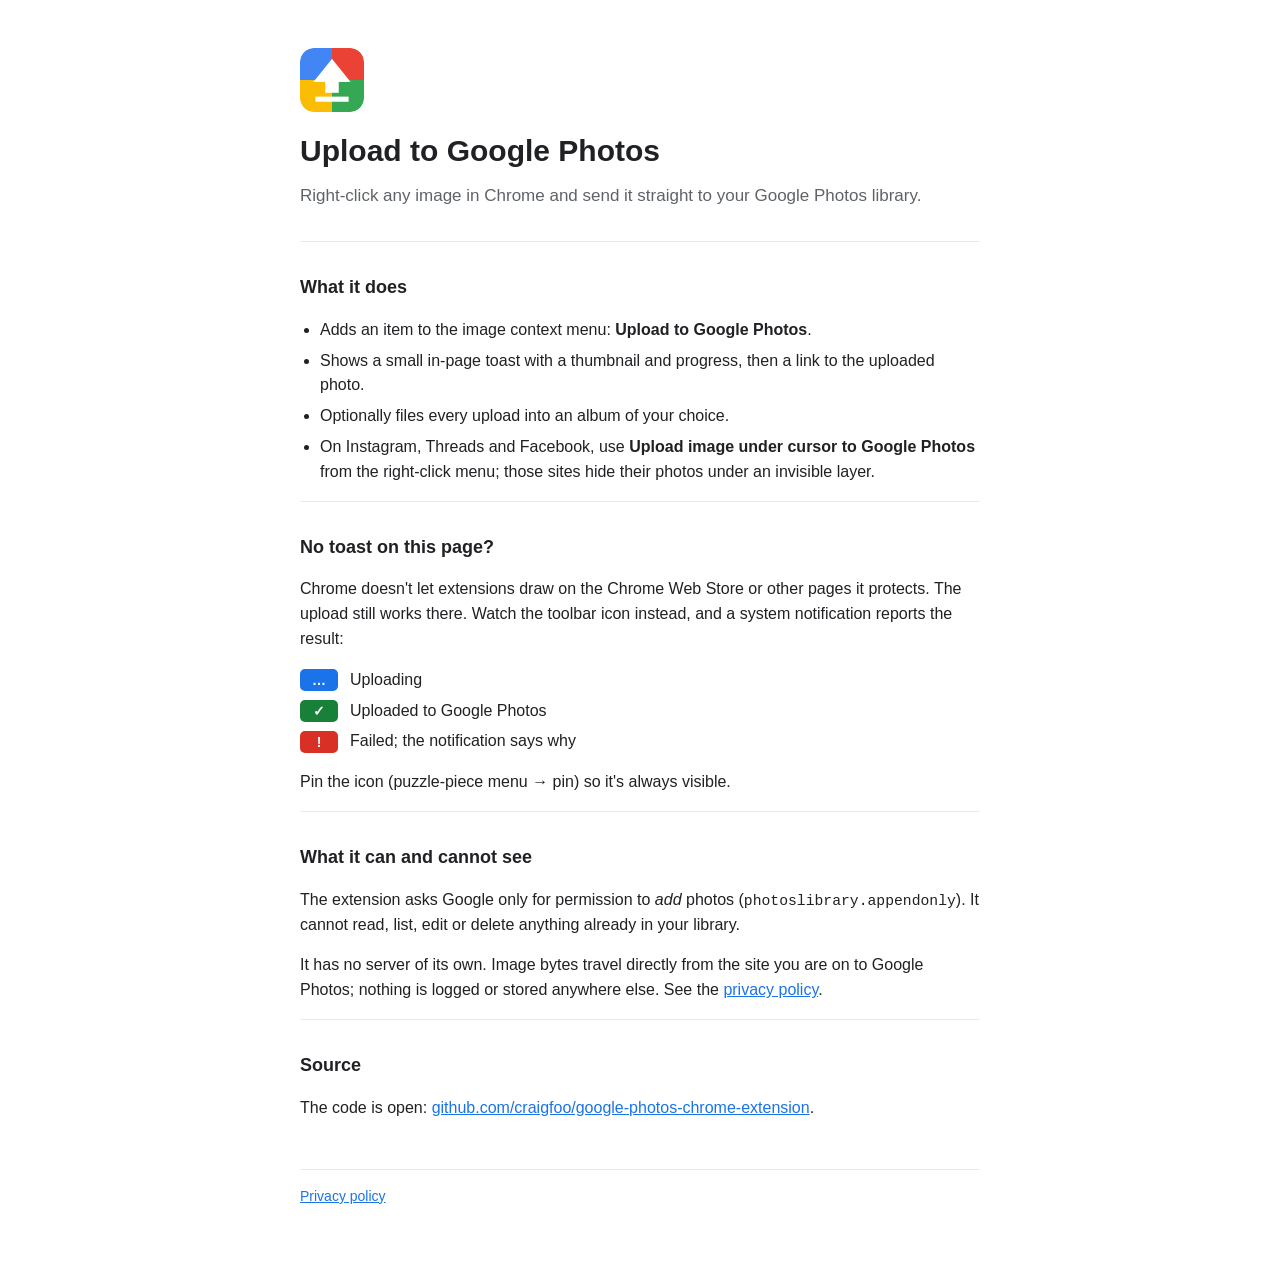
<file: docs/index.html>
<!DOCTYPE html>
<html lang="en">
<head>
  <meta charset="utf-8">
  <meta name="viewport" content="width=device-width, initial-scale=1">
  <title>Upload to Google Photos – Chrome extension</title>
  <meta name="description" content="Right-click any image in Chrome and upload it straight to your Google Photos library.">
  <link rel="stylesheet" href="site.css">
</head>
<body>
  <main>
    <header>
      <img src="icon128.png" alt="" width="64" height="64">
      <h1>Upload to Google Photos</h1>
      <p class="tagline">Right-click any image in Chrome and send it straight to your Google Photos library.</p>
    </header>

    <section>
      <h2>What it does</h2>
      <ul>
        <li>Adds an item to the image context menu: <strong>Upload to Google Photos</strong>.</li>
        <li>Shows a small in-page toast with a thumbnail and progress, then a link to the uploaded photo.</li>
        <li>Optionally files every upload into an album of your choice.</li>
        <li>On Instagram, Threads and Facebook, use <strong>Upload image under cursor to Google Photos</strong> from the right-click menu; those sites hide their photos under an invisible layer.</li>
      </ul>
    </section>

    <section>
      <h2>No toast on this page?</h2>
      <p>
        Chrome doesn't let extensions draw on the Chrome Web Store or other
        pages it protects. The upload still works there. Watch the toolbar icon
        instead, and a system notification reports the result:
      </p>
      <ul class="badges">
        <li><span class="badge uploading">…</span> Uploading</li>
        <li><span class="badge success">✓</span> Uploaded to Google Photos</li>
        <li><span class="badge failure">!</span> Failed; the notification says why</li>
      </ul>
      <p>Pin the icon (puzzle-piece menu → pin) so it's always visible.</p>
    </section>

    <section>
      <h2>What it can and cannot see</h2>
      <p>
        The extension asks Google only for permission to <em>add</em> photos
        (<code>photoslibrary.appendonly</code>). It cannot read, list, edit or
        delete anything already in your library.
      </p>
      <p>
        It has no server of its own. Image bytes travel directly from the site
        you are on to Google Photos; nothing is logged or stored anywhere else.
        See the <a href="privacy.html">privacy policy</a>.
      </p>
    </section>

    <section>
      <h2>Source</h2>
      <p>
        The code is open: <a href="https://github.com/craigfoo/google-photos-chrome-extension">github.com/craigfoo/google-photos-chrome-extension</a>.
      </p>
    </section>

    <footer>
      <a href="privacy.html">Privacy policy</a>
    </footer>
  </main>
</body>
</html>
</file>
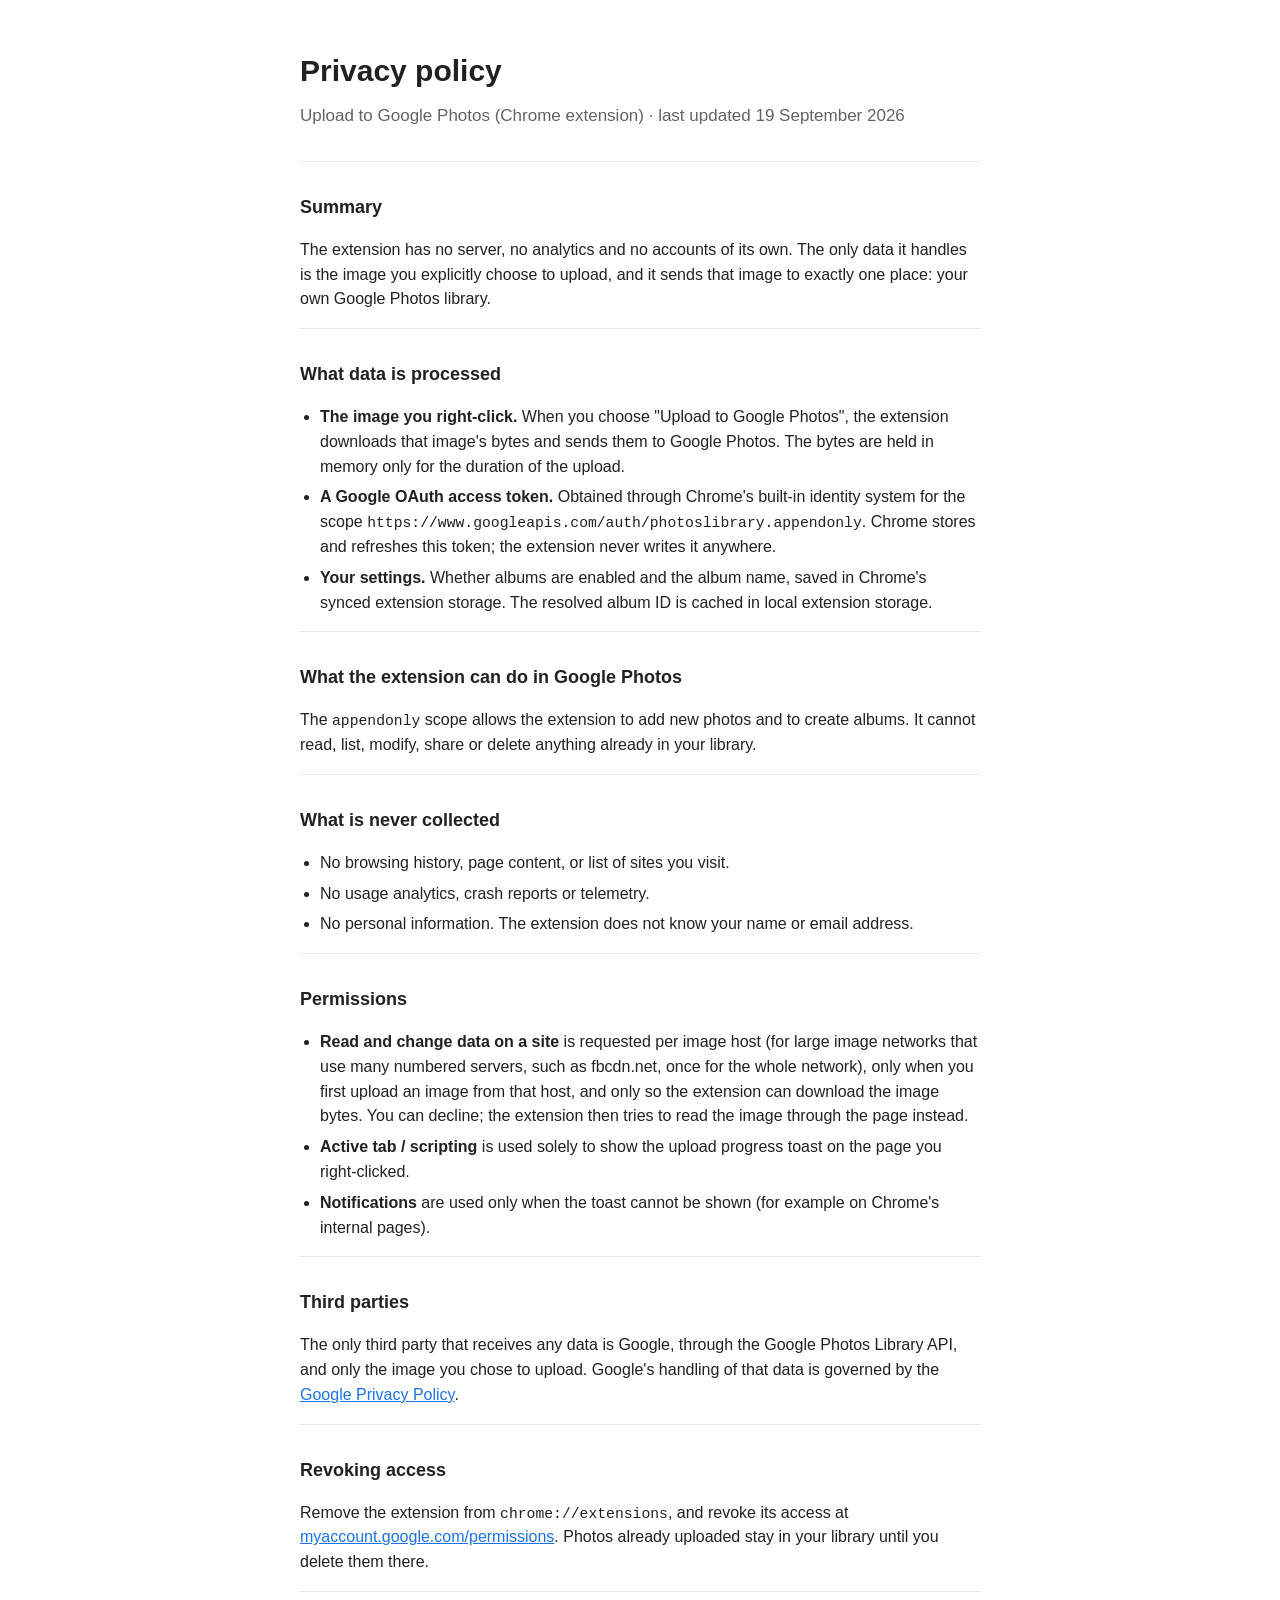
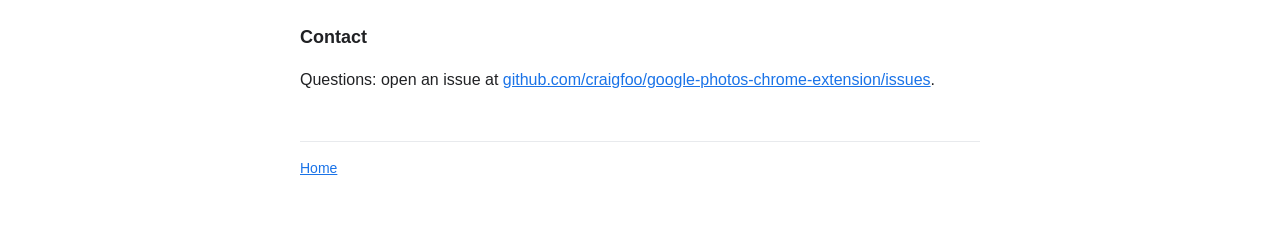
<file: docs/privacy.html>
<!DOCTYPE html>
<html lang="en">
<head>
  <meta charset="utf-8">
  <meta name="viewport" content="width=device-width, initial-scale=1">
  <title>Privacy policy – Upload to Google Photos</title>
  <link rel="stylesheet" href="site.css">
</head>
<body>
  <main>
    <header>
      <h1>Privacy policy</h1>
      <p class="tagline">Upload to Google Photos (Chrome extension) · last updated 19 September 2026</p>
    </header>

    <section>
      <h2>Summary</h2>
      <p>
        The extension has no server, no analytics and no accounts of its own.
        The only data it handles is the image you explicitly choose to upload,
        and it sends that image to exactly one place: your own Google Photos
        library.
      </p>
    </section>

    <section>
      <h2>What data is processed</h2>
      <ul>
        <li><strong>The image you right-click.</strong> When you choose "Upload to Google Photos", the extension downloads that image's bytes and sends them to Google Photos. The bytes are held in memory only for the duration of the upload.</li>
        <li><strong>A Google OAuth access token.</strong> Obtained through Chrome's built-in identity system for the scope <code>https://www.googleapis.com/auth/photoslibrary.appendonly</code>. Chrome stores and refreshes this token; the extension never writes it anywhere.</li>
        <li><strong>Your settings.</strong> Whether albums are enabled and the album name, saved in Chrome's synced extension storage. The resolved album ID is cached in local extension storage.</li>
      </ul>
    </section>

    <section>
      <h2>What the extension can do in Google Photos</h2>
      <p>
        The <code>appendonly</code> scope allows the extension to add new
        photos and to create albums. It cannot read, list, modify, share or
        delete anything already in your library.
      </p>
    </section>

    <section>
      <h2>What is never collected</h2>
      <ul>
        <li>No browsing history, page content, or list of sites you visit.</li>
        <li>No usage analytics, crash reports or telemetry.</li>
        <li>No personal information. The extension does not know your name or email address.</li>
      </ul>
    </section>

    <section>
      <h2>Permissions</h2>
      <ul>
        <li><strong>Read and change data on a site</strong> is requested per image host (for large image networks that use many numbered servers, such as fbcdn.net, once for the whole network), only when you first upload an image from that host, and only so the extension can download the image bytes. You can decline; the extension then tries to read the image through the page instead.</li>
        <li><strong>Active tab / scripting</strong> is used solely to show the upload progress toast on the page you right-clicked.</li>
        <li><strong>Notifications</strong> are used only when the toast cannot be shown (for example on Chrome's internal pages).</li>
      </ul>
    </section>

    <section>
      <h2>Third parties</h2>
      <p>
        The only third party that receives any data is Google, through the
        Google Photos Library API, and only the image you chose to upload.
        Google's handling of that data is governed by the
        <a href="https://policies.google.com/privacy">Google Privacy Policy</a>.
      </p>
    </section>

    <section>
      <h2>Revoking access</h2>
      <p>
        Remove the extension from <code>chrome://extensions</code>, and revoke
        its access at
        <a href="https://myaccount.google.com/permissions">myaccount.google.com/permissions</a>.
        Photos already uploaded stay in your library until you delete them there.
      </p>
    </section>

    <section>
      <h2>Contact</h2>
      <p>
        Questions: open an issue at
        <a href="https://github.com/craigfoo/google-photos-chrome-extension/issues">github.com/craigfoo/google-photos-chrome-extension/issues</a>.
      </p>
    </section>

    <footer>
      <a href="index.html">Home</a>
    </footer>
  </main>
</body>
</html>
</file>
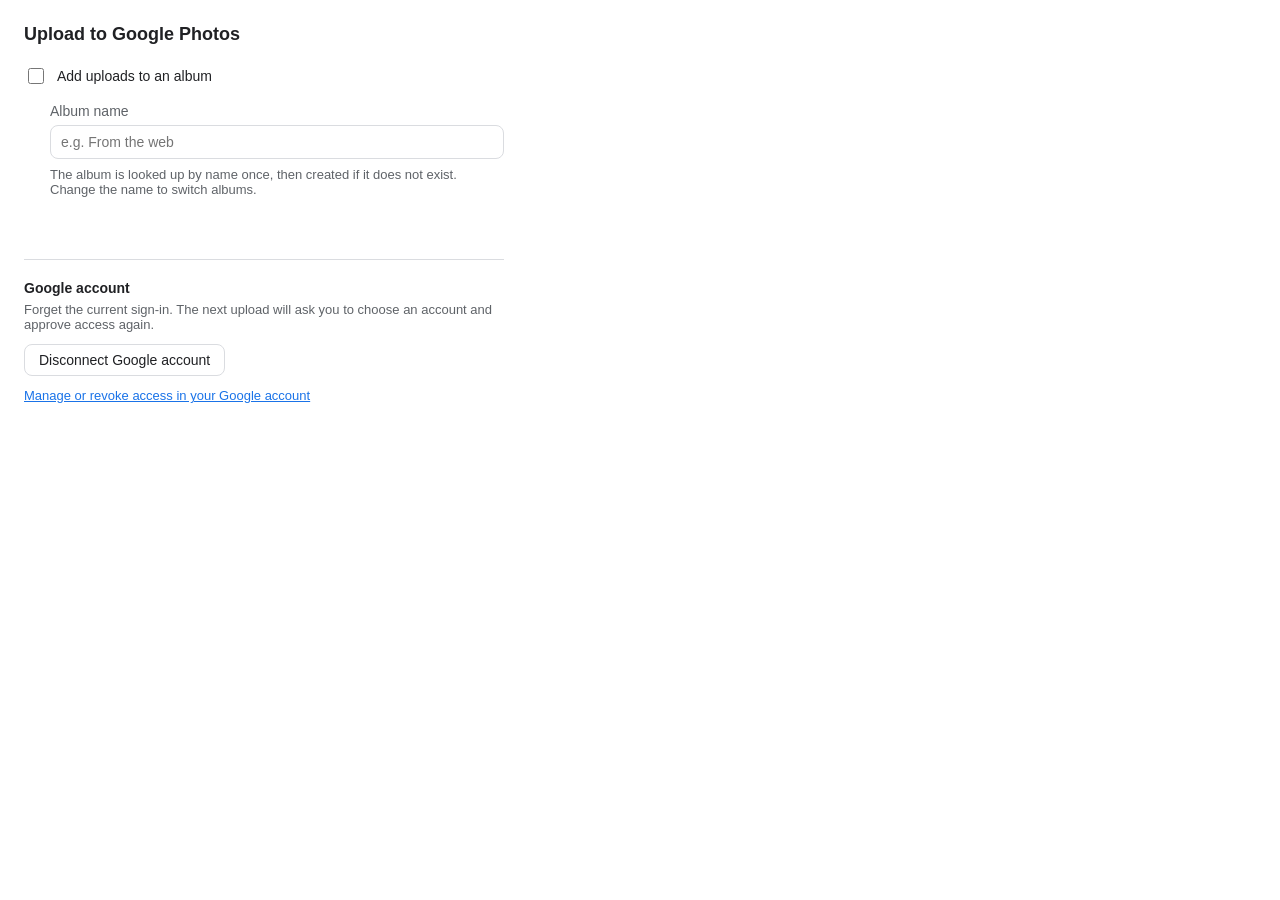
<file: src/options.html>
<!DOCTYPE html>
<html lang="en">
<head>
  <meta charset="utf-8">
  <meta name="viewport" content="width=device-width, initial-scale=1">
  <title>Upload to Google Photos – Options</title>
  <link rel="stylesheet" href="options.css">
</head>
<body>
  <main>
    <h1 id="heading"></h1>

    <label class="row">
      <input type="checkbox" id="albumEnabled">
      <span id="albumCheckboxLabel"></span>
    </label>

    <div class="field" id="albumField">
      <label for="albumName" id="albumNameLabel"></label>
      <input type="text" id="albumName" autocomplete="off" spellcheck="false">
      <p class="hint" id="albumHint"></p>
    </div>

    <p class="status" id="status" aria-live="polite"></p>

    <section class="account">
      <h2 id="accountHeading"></h2>
      <p class="hint" id="accountHint"></p>
      <button type="button" id="disconnect"></button>
      <a id="manageLink" href="https://myaccount.google.com/connections" target="_blank" rel="noopener noreferrer"></a>
    </section>
  </main>
  <script type="module" src="options.js"></script>
</body>
</html>
</file>
<file: docs/site.css>
:root {
  color-scheme: light dark;
  --bg: #ffffff;
  --fg: #202124;
  --muted: #5f6368;
  --accent: #1a73e8;
  --rule: #e8eaed;
}
@media (prefers-color-scheme: dark) {
  :root { --bg: #202124; --fg: #e8eaed; --muted: #9aa0a6; --accent: #8ab4f8; --rule: #3c4043; }
}
body {
  margin: 0;
  background: var(--bg);
  color: var(--fg);
  font-family: -apple-system, BlinkMacSystemFont, "Segoe UI", Roboto, "Helvetica Neue", Arial, sans-serif;
  font-size: 16px;
  line-height: 1.55;
}
main { max-width: 680px; margin: 0 auto; padding: 48px 20px 64px; }
header { margin-bottom: 32px; }
header img { border-radius: 14px; display: block; margin-bottom: 16px; }
h1 { font-size: 30px; margin: 0 0 8px; }
h2 { font-size: 18px; margin: 32px 0 8px; }
.tagline { color: var(--muted); margin: 0; font-size: 17px; }
section { border-top: 1px solid var(--rule); }
ul { padding-left: 20px; }
li { margin: 6px 0; }
code { font-family: ui-monospace, SFMono-Regular, Menlo, Consolas, monospace; font-size: 0.92em; }
a { color: var(--accent); }
footer { margin-top: 48px; padding-top: 16px; border-top: 1px solid var(--rule); font-size: 14px; }
ul.badges { list-style: none; padding-left: 0; }
ul.badges li { display: flex; align-items: center; gap: 12px; }
.badge { display: inline-block; min-width: 26px; height: 22px; padding: 0 6px; border-radius: 5px; color: #fff; font-weight: 700; font-size: 14px; line-height: 22px; text-align: center; }
.badge.uploading { background: #1a73e8; }
.badge.success { background: #188038; }
.badge.failure { background: #d93025; }
</file>
<file: src/options.css>
:root {
  color-scheme: light dark;
  --bg: #ffffff;
  --fg: #202124;
  --muted: #5f6368;
  --border: #dadce0;
  --accent: #1a73e8;
  --ok: #188038;
}
@media (prefers-color-scheme: dark) {
  :root {
    --bg: #202124;
    --fg: #e8eaed;
    --muted: #9aa0a6;
    --border: #5f6368;
    --accent: #8ab4f8;
    --ok: #81c995;
  }
}
body {
  margin: 0;
  background: var(--bg);
  color: var(--fg);
  font-family: -apple-system, BlinkMacSystemFont, "Segoe UI", Roboto, "Helvetica Neue", Arial, sans-serif;
  font-size: 14px;
}
main { max-width: 480px; padding: 24px; }
h1 { font-size: 18px; font-weight: 600; margin: 0 0 20px; }
.row { display: flex; align-items: center; gap: 10px; margin-bottom: 16px; cursor: pointer; }
.row input { width: 16px; height: 16px; accent-color: var(--accent); }
.field { padding-left: 26px; }
.field.disabled { opacity: 0.5; }
.field label { display: block; margin-bottom: 6px; color: var(--muted); }
.field input[type="text"] {
  width: 100%;
  box-sizing: border-box;
  padding: 8px 10px;
  font: inherit;
  color: var(--fg);
  background: transparent;
  border: 1px solid var(--border);
  border-radius: 8px;
}
.field input[type="text"]:focus { outline: 2px solid var(--accent); outline-offset: 1px; border-color: transparent; }
.hint { margin: 8px 0 0; color: var(--muted); font-size: 13px; }
.status { min-height: 1.4em; margin: 16px 0 0 26px; font-size: 13px; color: var(--ok); }
.status.error { color: #d93025; }
.account { margin-top: 28px; padding-top: 20px; border-top: 1px solid var(--border); }
.account h2 { font-size: 14px; font-weight: 600; margin: 0 0 6px; }
.account .hint { margin: 0 0 12px; }
.account button {
  font: inherit;
  padding: 7px 14px;
  border: 1px solid var(--border);
  border-radius: 8px;
  background: transparent;
  color: var(--fg);
  cursor: pointer;
}
.account button:hover { border-color: var(--accent); color: var(--accent); }
.account button:disabled { opacity: 0.5; cursor: default; }
.account a { display: block; margin-top: 12px; font-size: 13px; color: var(--accent); }
</file>
